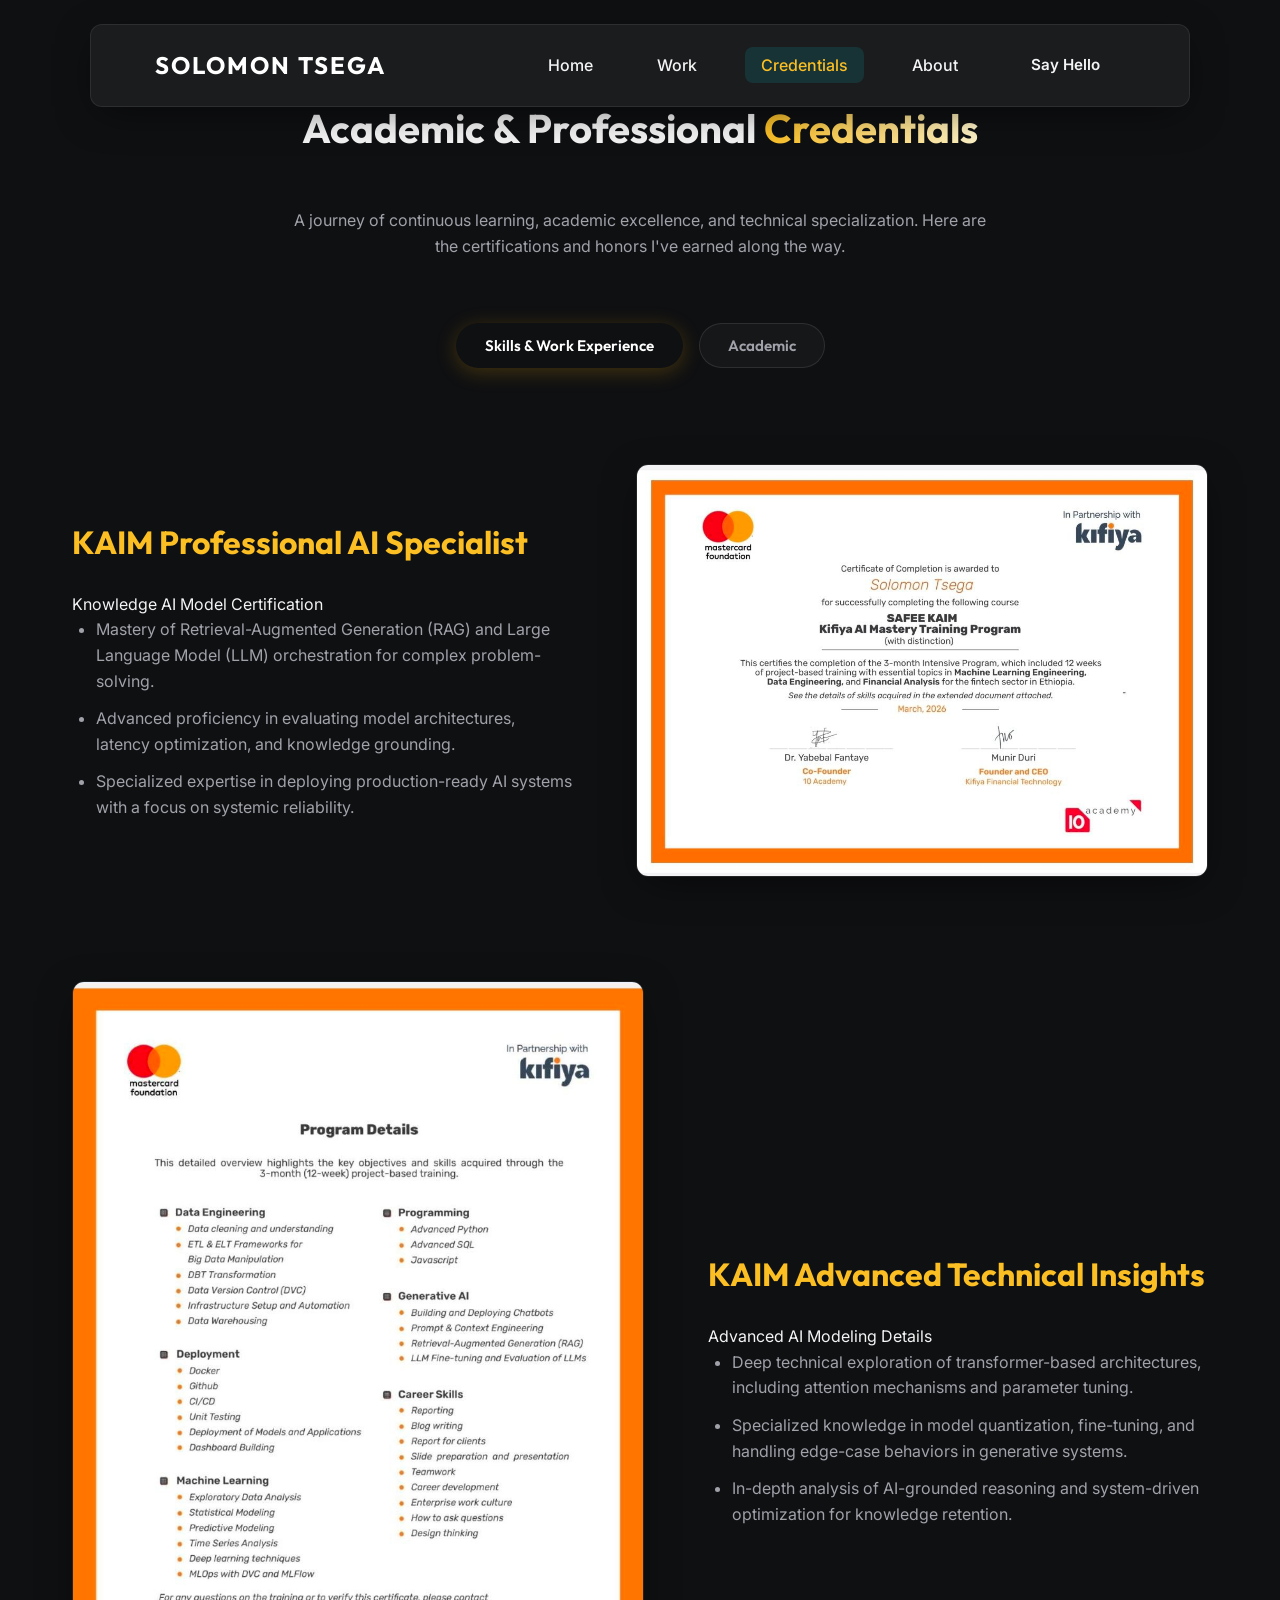
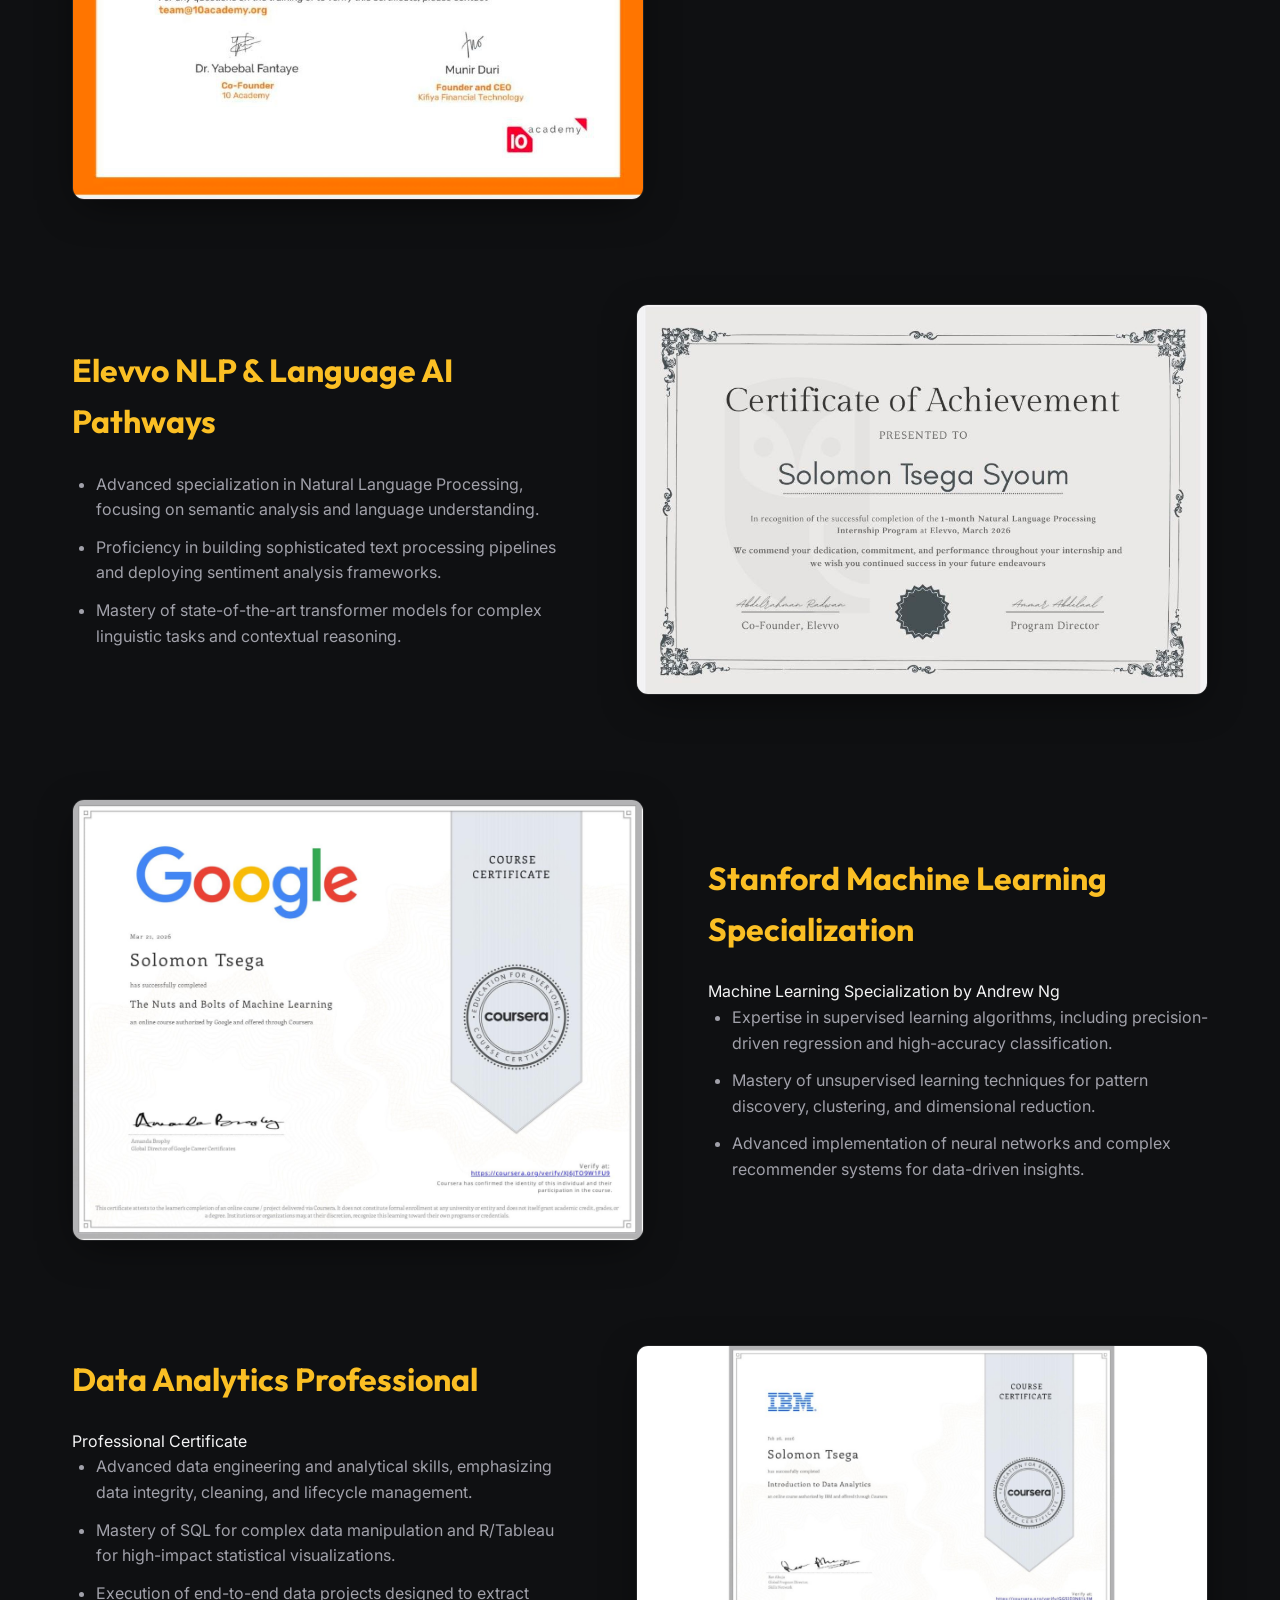
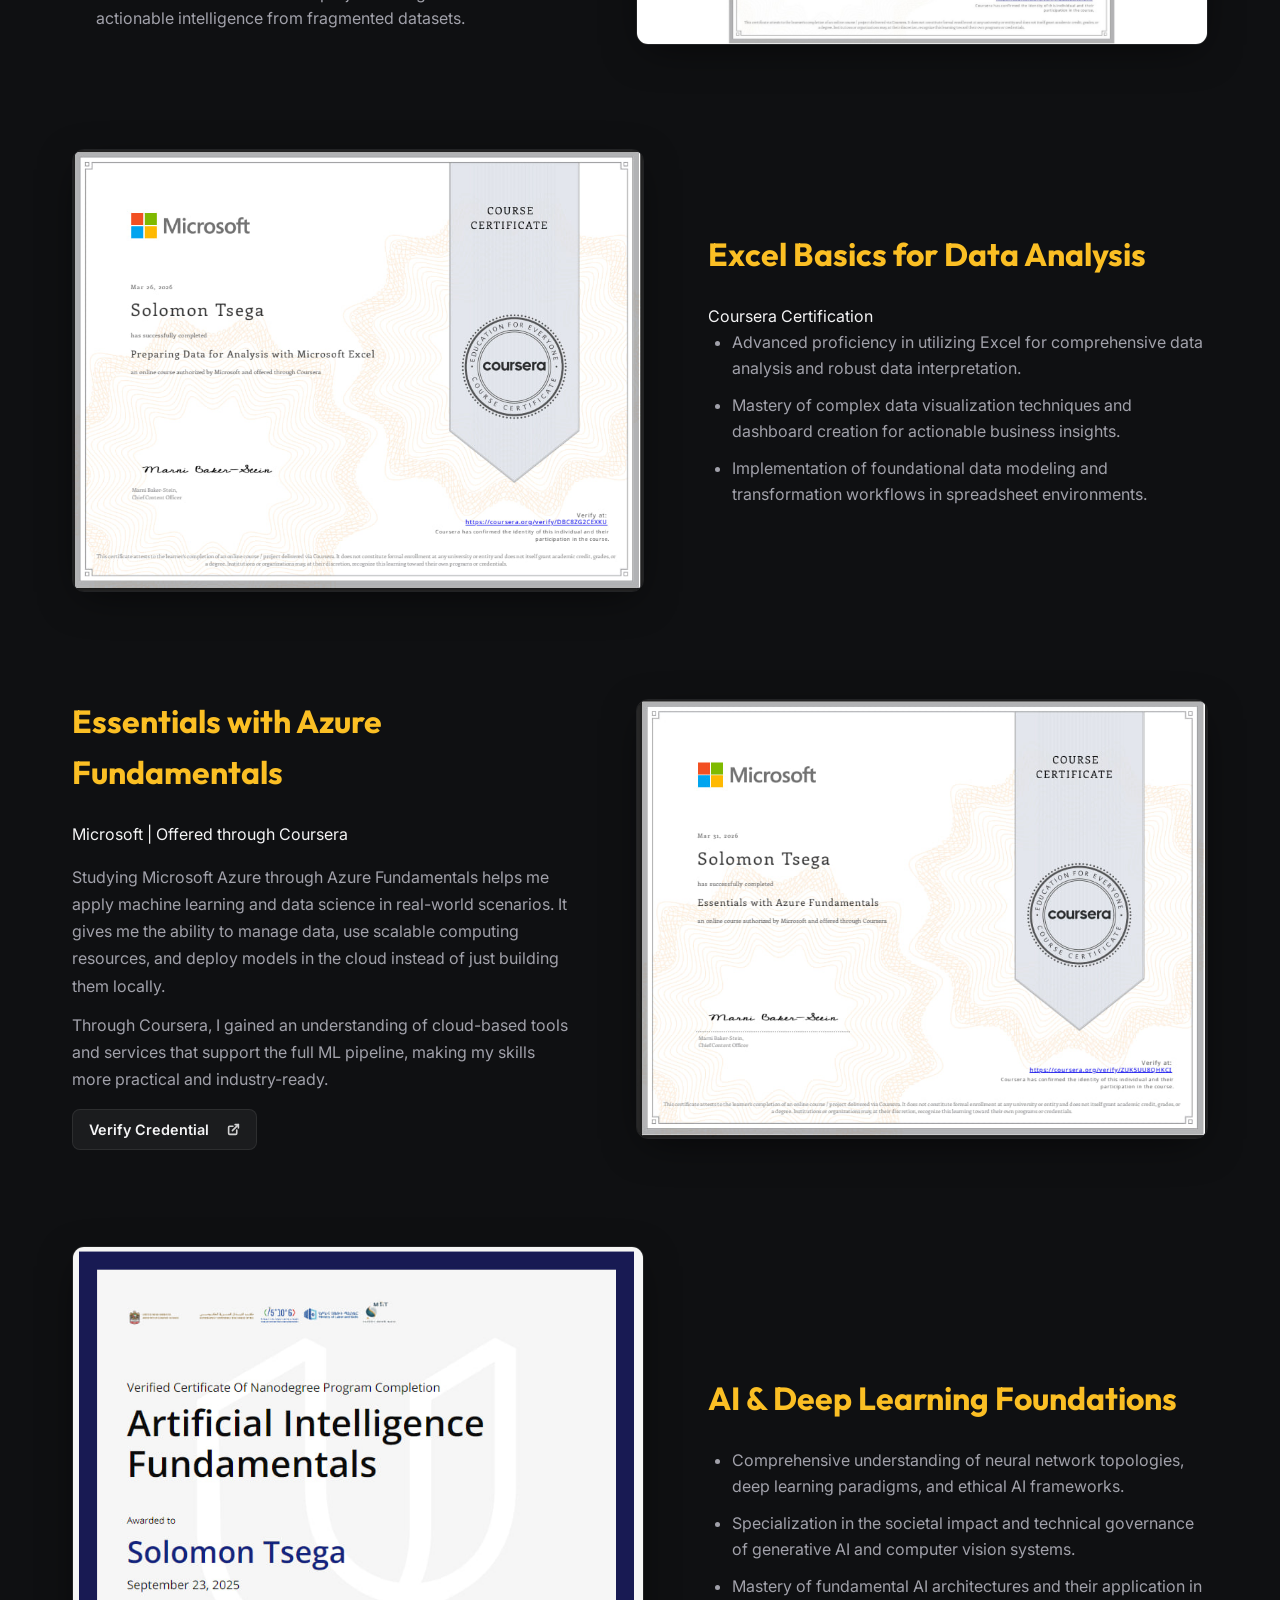
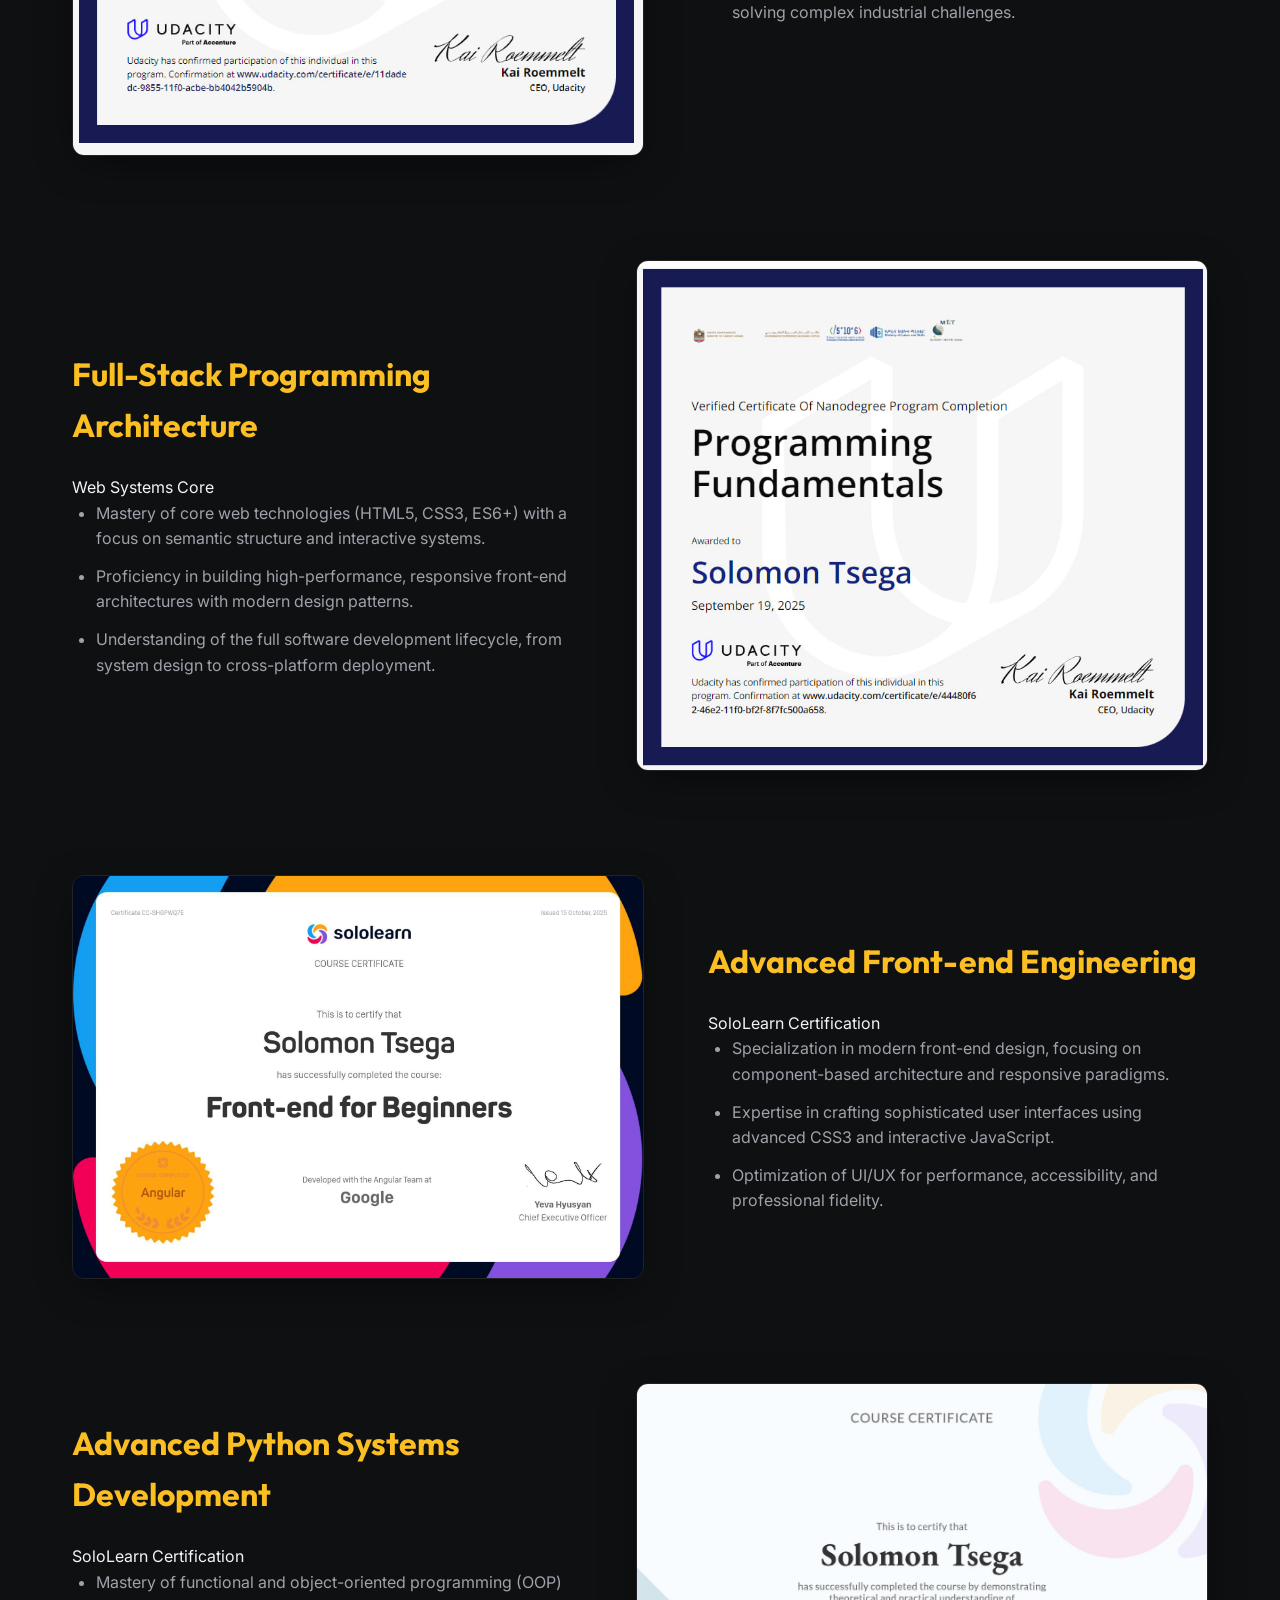
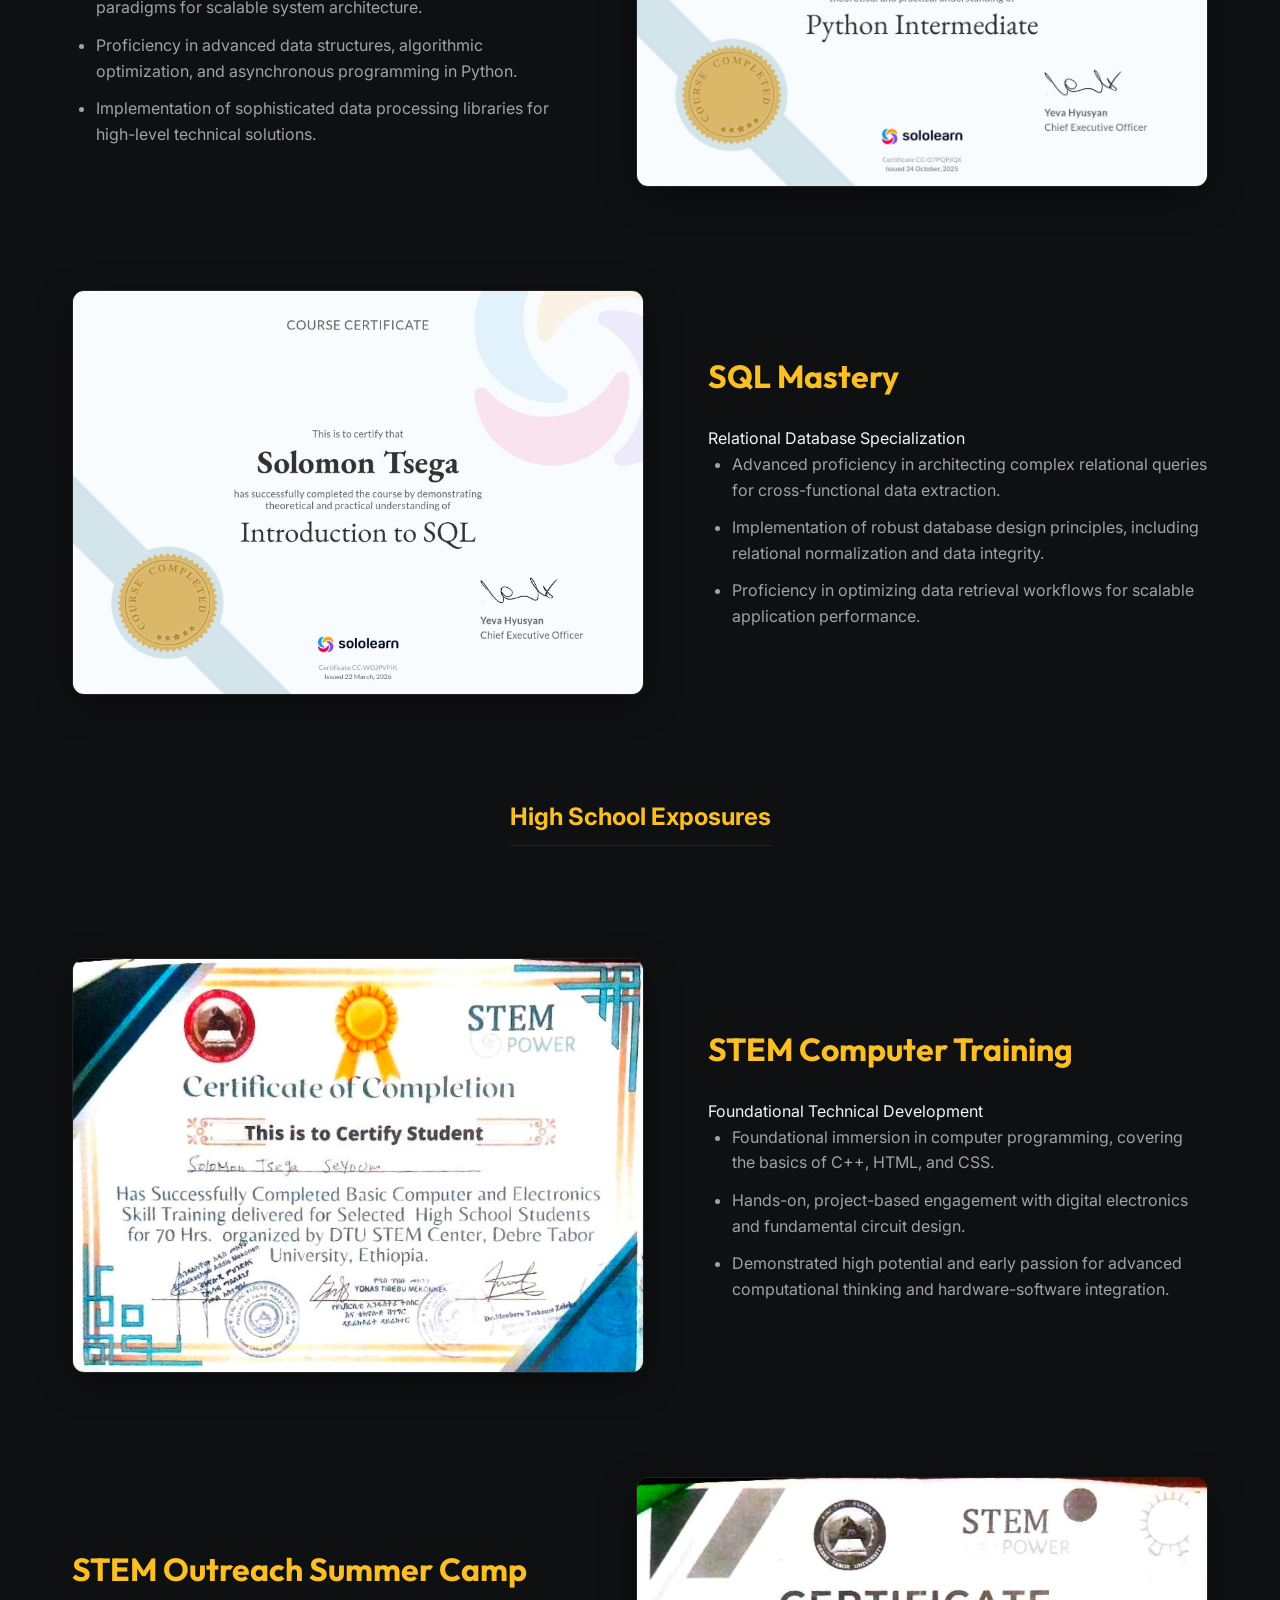
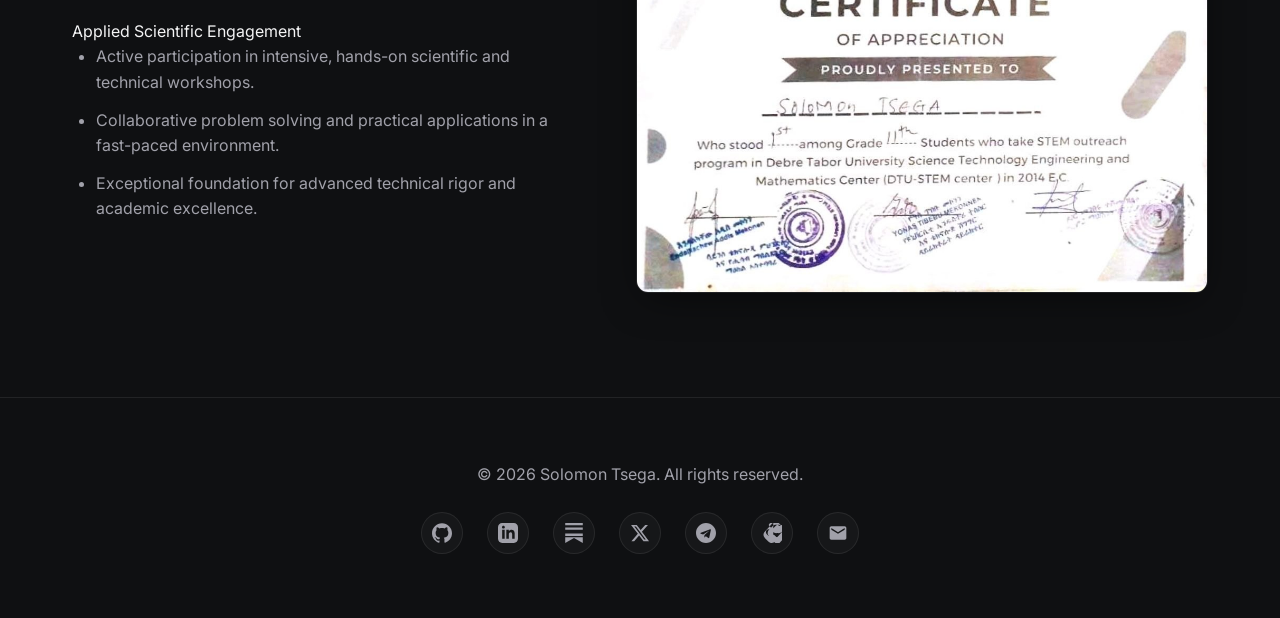
<file: credentials.html>
<!DOCTYPE html>
<html lang="en">

<head>
    <meta charset="UTF-8">
    <meta name="viewport" content="width=device-width, initial-scale=1.0">
    <meta name="description"
        content="Solomon Tsega - Academic and Professional Credentials. Certifications in AI, Machine Learning, and Data Analytics.">
    <title>Credentials | Solomon Tsega</title>
    <link rel="stylesheet" href="index.css">

    <!-- Google Fonts -->
    <link rel="preconnect" href="https://fonts.googleapis.com">
    <link rel="preconnect" href="https://fonts.gstatic.com" crossorigin>
    <link href="https://fonts.googleapis.com/css2?family=Inter:wght@300;400;600&family=Outfit:wght@400;700&display=swap"
        rel="stylesheet">
    
    <!-- Favicon -->
    <link rel="icon" type="image/png" href="favicon.png">
</head>

<body>
    <nav class="glass navbar" role="navigation" aria-label="Main navigation">
        <div class="container nav-content">
            <div class="logo">SOLOMON <span class="gradient-text">TSEGA</span></div>
            <button class="mobile-menu-btn" aria-label="Toggle navigation menu" aria-expanded="false">
                <span class="hamburger-line"></span>
                <span class="hamburger-line"></span>
                <span class="hamburger-line"></span>
            </button>
            <ul class="nav-links" role="menubar">
                <li role="none"><a href="index.html#home" role="menuitem">Home</a></li>
                <li role="none"><a href="index.html#projects" role="menuitem">Work</a></li>
                <li role="none"><a href="credentials.html" class="active" role="menuitem">Credentials</a></li>
                <li role="none"><a href="index.html#about" role="menuitem">About</a></li>
                <li role="none"><a href="index.html#contact" class="btn" role="menuitem">Say Hello</a></li>
            </ul>
        </div>
    </nav>

    <main id="main-content" class="container">
        <header class="credentials-hero reveal">
            <h1 class="section-title">Academic & Professional <span class="gradient-text">Credentials</span></h1>
            <p style="color: var(--text-dim); max-width: 700px; margin: 0 auto; margin-bottom: 2rem;">A journey of
                continuous learning, academic excellence, and technical specialization. Here are the certifications and
                honors I've earned along the way.</p>
        </header>

        <div class="cert-tabs reveal">
            <button class="cert-tab-btn active" data-category="work" aria-selected="true">Skills & Work
                Experience</button>
            <button class="cert-tab-btn" data-category="academic" aria-selected="false">Academic</button>
        </div>

        <div class="cert-container">
            <!-- 1. KAIM Main -->
            <div class="cert-row visible reveal" data-category="work">
                <div class="cert-desc">
                    <h3>KAIM Professional AI Specialist</h3>
                    <p>Knowledge AI Model Certification</p>
                    <ul>
                        <li>Mastery of Retrieval-Augmented Generation (RAG) and Large Language Model (LLM) orchestration
                            for complex problem-solving.</li>
                        <li>Advanced proficiency in evaluating model architectures, latency optimization, and knowledge
                            grounding.</li>
                        <li>Specialized expertise in deploying production-ready AI systems with a focus on systemic
                            reliability.</li>
                    </ul>
                </div>
                <div class="cert-img">
                    <img src="credentials/KAIM_main.jpg" alt="KAIM Certification">
                </div>
            </div>

            <!-- 2. KAIM Technical Details -->
            <div class="cert-row visible reveal" data-category="work">
                <div class="cert-desc">
                    <h3>KAIM Advanced Technical Insights</h3>
                    <p>Advanced AI Modeling Details</p>
                    <ul>
                        <li>Deep technical exploration of transformer-based architectures, including attention
                            mechanisms and parameter tuning.</li>
                        <li>Specialized knowledge in model quantization, fine-tuning, and handling edge-case behaviors
                            in generative systems.</li>
                        <li>In-depth analysis of AI-grounded reasoning and system-driven optimization for knowledge
                            retention.</li>
                    </ul>
                </div>
                <div class="cert-img">
                    <img src="credentials/KAIM_details.jpg" alt="KAIM Technical Details">
                </div>
            </div>

            <!-- 3. Elevvo NLP Pathways -->
            <div class="cert-row visible reveal" data-category="work">
                <div class="cert-desc">
                    <h3>Elevvo NLP & Language AI Pathways</h3>
                    <ul>
                        <li>Advanced specialization in Natural Language Processing, focusing on semantic analysis and
                            language understanding.</li>
                        <li>Proficiency in building sophisticated text processing pipelines and deploying sentiment
                            analysis frameworks.</li>
                        <li>Mastery of state-of-the-art transformer models for complex linguistic tasks and contextual
                            reasoning.</li>
                    </ul>
                </div>
                <div class="cert-img">
                    <img src="credentials/Elevvo_pathways_NLP.jpg" alt="Elevvo NLP Pathways Certification">
                </div>
            </div>

            <!-- 4. Stanford Machine Learning -->
            <div class="cert-row visible reveal" data-category="work">
                <div class="cert-desc">
                    <h3>Stanford Machine Learning Specialization</h3>
                    <p>Machine Learning Specialization by Andrew Ng</p>
                    <ul>
                        <li>Expertise in supervised learning algorithms, including precision-driven regression and
                            high-accuracy classification.</li>
                        <li>Mastery of unsupervised learning techniques for pattern discovery, clustering, and
                            dimensional reduction.</li>
                        <li>Advanced implementation of neural networks and complex recommender systems for data-driven
                            insights.</li>
                    </ul>
                </div>
                <div class="cert-img">
                    <img src="credentials/Coursera_ML.jpg" alt="Stanford Machine Learning Certificate">
                </div>
            </div>

            <!-- 5. Google Data Analytics / IBM -->
            <div class="cert-row visible reveal" data-category="work">
                <div class="cert-desc">
                    <h3>Data Analytics Professional</h3>
                    <p>Professional Certificate</p>
                    <ul>
                        <li>Advanced data engineering and analytical skills, emphasizing data integrity, cleaning, and
                            lifecycle management.</li>
                        <li>Mastery of SQL for complex data manipulation and R/Tableau for high-impact statistical
                            visualizations.</li>
                        <li>Execution of end-to-end data projects designed to extract actionable intelligence from
                            fragmented datasets.</li>
                    </ul>
                </div>
                <div class="cert-img">
                    <img src="credentials/coursera_data_analytics.jpg" alt="Data Analytics Professional Certificate">
                </div>
            </div>

            <!-- Excel Basics -->
            <div class="cert-row visible reveal" data-category="work">
                <div class="cert-desc">
                    <h3>Excel Basics for Data Analysis</h3>
                    <p>Coursera Certification</p>
                    <ul>
                        <li>Advanced proficiency in utilizing Excel for comprehensive data analysis and robust data
                            interpretation.</li>
                        <li>Mastery of complex data visualization techniques and dashboard creation for actionable
                            business insights.</li>
                        <li>Implementation of foundational data modeling and transformation workflows in spreadsheet
                            environments.</li>
                    </ul>
                </div>
                <div class="cert-img">
                    <img src="credentials/Coursera_Excel.jpg" alt="Coursera Excel Basics for Data Analytics">
                </div>
            </div>

            <!-- Azure Fundamentals -->
            <div class="cert-row visible reveal" data-category="work">
                <div class="cert-desc">
                    <h3>Essentials with Azure Fundamentals</h3>
                    <p>Microsoft | Offered through Coursera</p>
                    <p style="margin-top: 1rem; line-height: 1.7; color: var(--text-dim);">
                        Studying Microsoft Azure through Azure Fundamentals helps me apply machine learning and data science in real-world scenarios. It gives me the ability to manage data, use scalable computing resources, and deploy models in the cloud instead of just building them locally.
                    </p>
                    <p style="margin-top: 0.75rem; line-height: 1.7; color: var(--text-dim);">
                        Through Coursera, I gained an understanding of cloud-based tools and services that support the full ML pipeline, making my skills more practical and industry-ready.
                    </p>
                    <div style="margin-top: 1rem;">
                        <a href="https://coursera.org/verify/ZUK5UU8QHKCI" target="_blank" class="btn secondary small">
                            Verify Credential
                        </a>
                    </div>
                </div>
                <div class="cert-img">
                    <img src="credentials/coursera_azure_fundamentals.jpg" alt="Microsoft Azure Fundamentals Certificate">
                </div>
            </div>

            <!-- 6. AI Fundamentals -->
            <div class="cert-row visible reveal" data-category="work">
                <div class="cert-desc">
                    <h3>AI & Deep Learning Foundations</h3>
                    <ul>
                        <li>Comprehensive understanding of neural network topologies, deep learning paradigms, and
                            ethical AI frameworks.</li>
                        <li>Specialization in the societal impact and technical governance of generative AI and computer
                            vision systems.</li>
                        <li>Mastery of fundamental AI architectures and their application in solving complex industrial
                            challenges.</li>
                    </ul>
                </div>
                <div class="cert-img">
                    <img src="credentials/Artificial Intelligence Fundamentals.jpg"
                        alt="Artificial Intelligence Fundamentals Certificate">
                </div>
            </div>

            <!-- 7. Academic Scholarship -->
            <div class="cert-row reveal" data-category="academic">
                <div class="cert-desc">
                    <h3>Merit-Based Academic Scholarship</h3>
                    <ul>
                        <li>Prestigious recognition awarded for exceptional academic performance and top-tier
                            examination results.</li>
                        <li>Selected based on elite achievement in the Ethiopian University Entrance Examination (EUEE)
                            and University Admission Test (UAT), with a score of 567/600.</li>
                        <li>Recognition of superior intellectual capacity and commitment to rigorous academic
                            excellence.</li>
                    </ul>
                </div>
                <div class="cert-img">
                    <img src="credentials/Scholarship.png" alt="Academic Scholarship Award">
                </div>
            </div>

            <!-- 8. Honor of Top Score -->
            <div class="cert-row reveal" data-category="academic">
                <div class="cert-desc">
                    <h3>Distinction of Highest Academic Achievement</h3>
                    <ul>
                        <li>Consistent record of achieving the highest academic scores in technical and mathematical
                            domains.</li>
                        <li>Demonstrated mastery of complex subject matter through disciplined research and competitive
                            performance.</li>
                        <li>Recognition of elite analytical thinking and dedication to mastering advanced technical
                            curriculums.</li>
                    </ul>
                </div>
                <div class="cert-img">
                    <img src="credentials/Honor_of_Top_Score.jpg" alt="Honor of Top Score Certificate">
                </div>
            </div>

            <!-- 9. EUEE Achievement -->
            <div class="cert-row reveal" data-category="academic">
                <div class="cert-desc">
                    <h3>National Stem Excellence (EUEE)</h3>
                    <p>Ethiopian University Entrance Examination</p>
                    <ul>
                        <li>Top-tier performance in national standardized examinations, specifically in advanced
                            mathematics and physics.</li>
                        <li>Recognition of elite analytical and problem-solving skills at a national level.</li>
                        <li>High-ranking percentile achievement representing academic rigor and intellectual capacity.
                        </li>
                    </ul>
                </div>
                <div class="cert-img">
                    <img src="credentials/EUEE Score.jpg" alt="EUEE Achievement Document">
                </div>
            </div>

            <!-- 10. Programming Fundamentals -->
            <div class="cert-row visible reveal" data-category="work">
                <div class="cert-desc">
                    <h3>Full-Stack Programming Architecture</h3>
                    <p>Web Systems Core</p>
                    <ul>
                        <li>Mastery of core web technologies (HTML5, CSS3, ES6+) with a focus on semantic structure and
                            interactive systems.</li>
                        <li>Proficiency in building high-performance, responsive front-end architectures with modern
                            design patterns.</li>
                        <li>Understanding of the full software development lifecycle, from system design to
                            cross-platform deployment.</li>
                    </ul>
                </div>
                <div class="cert-img">
                    <img src="credentials/Programming_Fundamentals-html_css_js.jpg"
                        alt="Programming Fundamentals Certification">
                </div>
            </div>

            <!-- 11. SoloLearn Front-end -->
            <div class="cert-row visible reveal" data-category="work">
                <div class="cert-desc">
                    <h3>Advanced Front-end Engineering</h3>
                    <p>SoloLearn Certification</p>
                    <ul>
                        <li>Specialization in modern front-end design, focusing on component-based architecture and
                            responsive paradigms.</li>
                        <li>Expertise in crafting sophisticated user interfaces using advanced CSS3 and interactive
                            JavaScript.</li>
                        <li>Optimization of UI/UX for performance, accessibility, and professional fidelity.</li>
                    </ul>
                </div>
                <div class="cert-img">
                    <img src="credentials/SoloLearn-Front-end-course.jpg" alt="SoloLearn Front-end Certification">
                </div>
            </div>

            <!-- 12. SoloLearn Python Intermediate -->
            <div class="cert-row visible reveal" data-category="work">
                <div class="cert-desc">
                    <h3>Advanced Python Systems Development</h3>
                    <p>SoloLearn Certification</p>
                    <ul>
                        <li>Mastery of functional and object-oriented programming (OOP) paradigms for scalable system
                            architecture.</li>
                        <li>Proficiency in advanced data structures, algorithmic optimization, and asynchronous
                            programming in Python.</li>
                        <li>Implementation of sophisticated data processing libraries for high-level technical
                            solutions.</li>
                    </ul>
                </div>
                <div class="cert-img">
                    <img src="credentials/SoloLearn-python-Intermediate-course.jpg"
                        alt="SoloLearn Python Intermediate Certification">
                </div>
            </div>

            <!-- 13. SoloLearn SQL -->
            <div class="cert-row visible reveal" data-category="work">
                <div class="cert-desc">
                    <h3>SQL Mastery</h3>
                    <p>Relational Database Specialization</p>
                    <ul>
                        <li>Advanced proficiency in architecting complex relational queries for cross-functional data
                            extraction.</li>
                        <li>Implementation of robust database design principles, including relational normalization and
                            data integrity.</li>
                        <li>Proficiency in optimizing data retrieval workflows for scalable application performance.
                        </li>
                    </ul>
                </div>
                <div class="cert-img">
                    <img src="credentials/Sololearn_sql.jpg" alt="SoloLearn SQL Certification">
                </div>
            </div>

            <!-- High School Exposures Heading -->
            <div class="cert-row visible reveal" data-category="work"
                style="grid-template-columns: 1fr; margin-bottom: 1rem; border: none; background: transparent; box-shadow: none; padding: 0;">
                <h2
                    style="color: var(--accent-primary); border-bottom: 1px solid var(--glass-border); padding-bottom: 0.5rem; display: inline-block;">
                    High School Exposures</h2>
            </div>

            <!-- STEM Computer Training -->
            <div class="cert-row visible reveal" data-category="work">
                <div class="cert-desc">
                    <h3>STEM Computer Training</h3>
                    <p>Foundational Technical Development</p>
                    <ul>
                        <li>Foundational immersion in computer programming, covering the basics of C++, HTML, and CSS.
                        </li>
                        <li>Hands-on, project-based engagement with digital electronics and fundamental circuit design.
                        </li>
                        <li>Demonstrated high potential and early passion for advanced computational thinking and
                            hardware-software integration.</li>
                    </ul>
                </div>
                <div class="cert-img">
                    <img src="credentials/STEM_Computer_Training.jpg" alt="STEM Computer Training">
                </div>
            </div>

            <!-- STEM Outreach Summer Camp -->
            <div class="cert-row visible reveal" data-category="work">
                <div class="cert-desc">
                    <h3>STEM Outreach Summer Camp</h3>
                    <p>Applied Scientific Engagement</p>
                    <ul>
                        <li>Active participation in intensive, hands-on scientific and technical workshops.</li>
                        <li>Collaborative problem solving and practical applications in a fast-paced environment.</li>
                        <li>Exceptional foundation for advanced technical rigor and academic excellence.</li>
                    </ul>
                </div>
                <div class="cert-img">
                    <img src="credentials/STEM_Outreach_Summer_camp.jpg" alt="STEM Outreach Summer Camp">
                </div>
            </div>
        </div>
    </main>

    <footer class="footer" role="contentinfo">
        <div class="container">
            <p>&copy; 2026 Solomon Tsega. All rights reserved.</p>
            <div class="footer-socials">
                <a href="https://github.com/soltsega" target="_blank" rel="noopener noreferrer" aria-label="GitHub" class="social-github">
                    <svg xmlns="http://www.w3.org/2000/svg" viewBox="0 0 24 24">
                        <path d="M12 .297c-6.63 0-12 5.373-12 12 0 5.303 3.438 9.8 8.205 11.385.6.113.82-.258.82-.577 0-.285-.01-1.04-.015-2.04-3.338.724-4.042-1.61-4.042-1.61C4.422 18.07 3.633 17.7 3.633 17.7c-1.087-.744.084-.729.084-.729 1.205.084 1.838 1.236 1.838 1.236 1.07 1.835 2.809 1.305 3.495.998.108-.776.417-1.305.76-1.605-2.665-.3-5.466-1.332-5.466-5.93 0-1.31.465-2.38 1.235-3.22-.135-.303-.54-1.523.105-3.176 0 0 1.005-.322 3.3 1.23.96-.267 1.98-.399 3-.405 1.02.006 2.04.138 3 .405 2.28-1.552 3.285-1.23 3.285-1.23.645 1.653.24 2.873.12 3.176.765.84 1.23 1.91 1.23 3.22 0 4.61-2.805 5.625-5.475 5.92.42.36.81 1.096.81 2.22 0 1.606-.015 2.896-.015 3.286 0 .315.21.69.825.57C20.565 22.092 24 17.592 24 12.297c0-6.627-5.373-12-12-12" />
                    </svg>
                </a>
                <a href="https://www.linkedin.com/in/solomontsega/" target="_blank" rel="noopener noreferrer" aria-label="LinkedIn" class="social-linkedin">
                    <svg xmlns="http://www.w3.org/2000/svg" viewBox="0 0 24 24">
                        <path d="M19 0h-14c-2.761 0-5 2.239-5 5v14c0 2.761 2.239 5 5 5h14c2.762 0 5-2.238 5-5v-14c0-2.761-2.238-5-5-5zm-11 19h-3v-11h3v11zm-1.5-12.268c-.966 0-1.75-.79-1.75-1.764s.784-1.764 1.75-1.764 1.75.79 1.75 1.764-.783 1.764-1.75 1.764zm13.5 12.268h-3v-5.604c0-3.368-4-3.113-4 0v5.604h-3v-11h3v1.765c1.396-2.586 7-2.777 7 2.476v6.759z" />
                    </svg>
                </a>
                <a href="https://substack.com/profile/415476527-solomon-tsega" target="_blank" rel="noopener noreferrer" aria-label="Substack" class="social-substack">
                    <svg viewBox="0 0 24 24" xmlns="http://www.w3.org/2000/svg">
                        <path d="M22.539 8.242H1.46V5.406h21.079v2.836zm0 4.381H1.46v2.836h21.079v-2.836zm0 4.381H1.46V24l10.54-6.112L22.539 24v-6.996zM1.46 0v2.836h21.079V0H1.46z"/>
                    </svg>
                </a>
                <a href="https://x.com/SolomonTse567" target="_blank" rel="noopener noreferrer" aria-label="X (Twitter)" class="social-x">
                    <svg viewBox="0 0 24 24" xmlns="http://www.w3.org/2000/svg">
                        <path d="M18.244 2.25h3.308l-7.227 8.26 8.502 11.24H16.17l-5.214-6.817L4.99 21.75H1.68l7.73-8.835L1.254 2.25H8.08l4.713 6.231zm-1.161 17.52h1.833L7.084 4.126H5.117z" />
                    </svg>
                </a>
                <a href="https://t.me/CompileTimeThoughts" target="_blank" rel="noopener noreferrer" aria-label="Telegram" class="social-telegram">
                    <svg viewBox="0 0 24 24" xmlns="http://www.w3.org/2000/svg">
                        <path d="M12 0C5.373 0 0 5.373 0 12s5.373 12 12 12 12-5.373 12-12S18.627 0 12 0zm5.894 8.221l-1.97 9.28c-.145.658-.537.818-1.084.508l-3-2.21-1.446 1.394c-.14.14-.24.24-.44.24l.197-2.97 5.4-4.88c.23-.204-.055-.317-.356-.117l-6.67 4.198-2.88-.9c-.628-.198-.643-.628.13-.924l11.26-4.34c.52-.198.98.117.813.901z" />
                    </svg>
                </a>
                <a href="https://leetcode.com/u/solomon_tsega/" target="_blank" rel="noopener noreferrer" aria-label="LeetCode" class="social-leetcode">
                    <svg role="img" viewBox="0 0 24 24" xmlns="http://www.w3.org/2000/svg">
                        <path d="M13.483 0a1.374 1.374 0 0 0-.961.438L7.116 6.226l-3.854 4.126a5.266 5.266 0 0 0-1.209 2.104 5.35 5.35 0 0 0-.125.513 5.527 5.527 0 0 0 .062 2.362 5.83 5.83 0 0 0 .349 1.017 5.938 5.938 0 0 0 1.271 1.818l4.277 4.193.039.038c2.248 2.165 5.852 2.133 8.063-.074l2.396-2.392c.54-.54.54-1.414 0-1.954l-2.396-2.392c-2.211-2.207-5.815-2.239-8.063-.074l-.039.038-2.129-2.088c-.684-.672-1.096-1.579-1.096-2.545 0-1.966 1.593-3.559 3.559-3.559a3.548 3.548 0 0 1 2.545 1.096l2.129 2.088.039.038c2.248 2.165 5.852 2.133 8.063-.074l2.396-2.392c.54-.54.54-1.414 0-1.954l-2.396-2.392c-2.211-2.207-5.815-2.239-8.063-.074l-.039.038-4.277 4.193a5.938 5.938 0 0 0-1.271 1.818 5.83 5.83 0 0 0-.349 1.017 5.527 5.527 0 0 0-.062 2.362 5.35 5.35 0 0 0 .125.513 5.266 5.266 0 0 0 1.209 2.104l3.854 4.126 5.406 5.788a1.374 1.374 0 0 0 .961.438 1.374 1.374 0 0 0 .961-.438l5.406-5.788 3.854-4.126a5.266 5.266 0 0 0 1.209-2.104 5.35 5.35 0 0 0 .125-.513 5.527 5.527 0 0 0-.062-2.362 5.83 5.83 0 0 0-.349-1.017 5.938 5.938 0 0 0-1.271-1.818l-4.277-4.193-.039-.038c-2.248-2.165-5.852-2.133-8.063.074l-2.396 2.392c-.54.54-.54 1.414 0 1.954l2.396 2.392c2.211 2.207 5.815 2.239 8.063.074l.039-.038 2.129-2.088c.684-.672 1.096-1.579 1.096-2.545 0-1.966-1.593-3.559-3.559-3.559a3.548 3.548 0 0 0-2.545 1.096l-2.129 2.088-.039.038c-2.248 2.165-5.852 2.133-8.063.074l-2.396-2.392c-.54-.54-.54-1.414 0-1.954l2.396-2.392c2.211-2.207 5.815-2.239 8.063.074l.039.038 4.277 4.193a5.938 5.938 0 0 1 1.271 1.818 5.83 5.83 0 0 1 .349 1.017 5.527 5.527 0 0 1 .062 2.362 5.35 5.35 0 0 1-.125.513 5.266 5.266 0 0 1-1.209 2.104l-3.854 4.126-5.406 5.788a1.374 1.374 0 0 1-.961.438z" />
                    </svg>
                </a>
                <a href="mailto:tsegasolomon538@gmail.com" aria-label="Email" class="social-email">
                    <svg viewBox="0 0 24 24" xmlns="http://www.w3.org/2000/svg">
                        <path d="M20 4H4c-1.1 0-1.99.9-1.99 2L2 18c0 1.1.9 2 2 2h16c1.1 0 2-.9 2-2V6c0-1.1-.9-2-2-2zm0 4l-8 5-8-5V6l8 5 8-5v2z"/>
                    </svg>
                </a>
            </div>
        </div>
    </footer>

    <script src="index.js"></script>
</body>

</html>
</file>
<file: index.css>
html {
    scroll-behavior: smooth;
}

:root {
    /* Premium Color Palette - Deep Carbon & Gold */
    --bg-color: #0f1012;
    --card-bg: #1a1c1e;
    --card-hover: #232629;
    --text-main: #f4f4f5;
    --text-dim: #a1a1aa;
    --accent-primary: #fbbf24;
    /* Amber Gold */
    --accent-secondary: #fef3c7;
    /* Pale Gold */
    --accent-muted: rgba(251, 191, 36, 0.1);
    --glass-border: rgba(255, 255, 255, 0.08);
    --glass-shadow: 0 10px 40px -10px rgba(0, 0, 0, 0.6);

    /* Typography */
    --font-main: 'Inter', -apple-system, BlinkMacSystemFont, 'Segoe UI', Roboto, sans-serif;
    --font-heading: 'Outfit', sans-serif;
}

* {
    margin: 0;
    padding: 0;
    box-sizing: border-box;
}

body {
    background-color: var(--bg-color);
    color: var(--text-main);
    font-family: var(--font-main);
    line-height: 1.6;
    overflow-x: hidden;
}

a {
    text-decoration: none;
    color: inherit;
    transition: 0.3s ease;
}

/* External Link Pointer */
a[target="_blank"]:not(.footer-socials a):not(.social-icon a)::after {
    content: '';
    display: inline-block;
    width: 13px;
    height: 13px;
    margin-left: 8px;
    background-image: url("data:image/svg+xml,%3Csvg xmlns='http://www.w3.org/2000/svg' width='24' height='24' viewBox='0 0 24 24' fill='none' stroke='%23FFFFFF' stroke-width='3' stroke-linecap='round' stroke-linejoin='round'%3E%3Cpath d='M18 13v6a2 2 0 0 1-2 2H5a2 2 0 0 1-2-2V8a2 2 0 0 1 2-2h6'%3E%3C/path%3E%3Cpolyline points='15 3 21 3 21 9'%3E%3C/polyline%3E%3Cline x1='10' y1='14' x2='21' y2='3'%3E%3C/line%3E%3C/svg%3E");
    background-size: contain;
    background-repeat: no-repeat;
    vertical-align: middle;
    opacity: 0.8;
    transition: transform 0.3s cubic-bezier(0.4, 0, 0.2, 1), opacity 0.3s ease;
}

a[target="_blank"]:not(.footer-socials a):not(.social-icon a):hover::after {
    transform: translate(2px, -2px);
    opacity: 1;
}

ul {
    list-style: none;
}

/* Skip to main content link - Hidden by default, removed from HTML but keeping utility in case of future needs */
.skip-link {
    position: absolute;
    top: -100px;
    left: 6px;
    display: none;
}

.skip-link:focus {
    top: 6px;
}

/* Mobile Navigation */
.mobile-menu-btn {
    display: none;
    flex-direction: column;
    background: none;
    border: none;
    cursor: pointer;
    padding: 0.75rem;
    z-index: 1001;
    border-radius: 8px;
    transition: all 0.3s ease;
}

.mobile-menu-btn:hover {
    background: rgba(255, 255, 255, 0.1);
}

.mobile-menu-btn:active {
    transform: scale(0.95);
}

.hamburger-line {
    width: 28px;
    height: 3px;
    background: var(--text-main);
    margin: 3px 0;
    transition: all 0.3s cubic-bezier(0.4, 0, 0.2, 1);
    border-radius: 3px;
}

.mobile-menu-btn[aria-expanded="true"] .hamburger-line:nth-child(1) {
    transform: rotate(45deg) translate(5px, 5px);
}

.mobile-menu-btn[aria-expanded="true"] .hamburger-line:nth-child(2) {
    opacity: 0;
}

.mobile-menu-btn[aria-expanded="true"] .hamburger-line:nth-child(3) {
    transform: rotate(-45deg) translate(7px, -6px);
}

/* Refined Card Style */
.glass {
    background: var(--card-bg);
    border: 1px solid var(--glass-border);
    box-shadow: var(--glass-shadow);
    border-radius: 12px;
    transition: all 0.4s cubic-bezier(0.4, 0, 0.2, 1);
}

/* High-Impact Credentials Section */
#credentials {
    background: linear-gradient(180deg, var(--bg-color) 0%, #080808 100%);
}

.kaim-feature {
    display: flex;
    flex-direction: column;
    gap: 2rem;
    padding: 3rem;
    margin-bottom: 4rem;
    border: 1px solid rgba(251, 191, 36, 0.15);
}

.kaim-hero {
    display: grid;
    grid-template-columns: 1.5fr 1fr;
    gap: 2.5rem;
    height: auto;
}

.kaim-main {
    border-radius: 12px;
    overflow: hidden;
    box-shadow: 0 20px 40px rgba(0, 0, 0, 0.4);
    border: 1px solid var(--glass-border);
}

.kaim-main img {
    width: 100%;
    height: 100%;
    object-fit: contain;
    background: #111;
}

.kaim-details-container {
    position: relative;
    border-radius: 12px;
    background: rgba(255, 255, 255, 0.02);
    border: 1px solid var(--glass-border);
    display: flex;
    flex-direction: column;
    overflow: hidden;
}

.kaim-details-scroll {
    overflow-y: visible;
    flex: 1;
    padding: 1rem;
}

.kaim-details-scroll::-webkit-scrollbar {
    width: 4px;
}

.kaim-details-scroll::-webkit-scrollbar-thumb {
    background: var(--accent-primary);
    border-radius: 10px;
}

.kaim-details-scroll img {
    width: 100%;
    height: auto;
}

/* Removed scroll-hint styles */

.kaim-info {
    text-align: center;
}

.kaim-info h3 {
    font-family: var(--font-heading);
    font-size: 1.8rem;
    margin-bottom: 0.75rem;
    color: var(--accent-primary);
}

.kaim-info p {
    color: var(--text-dim);
    max-width: 800px;
    margin: 0 auto;
}

/* Credentials Grid */
.credentials-grid {
    display: grid;
    grid-template-columns: repeat(auto-fit, minmax(280px, 1fr));
    gap: 2rem;
}

.credential-card {
    padding: 1rem;
    transition: transform 0.4s ease, border-color 0.4s ease;
}

.credential-card:hover {
    transform: translateY(-8px);
    border-color: var(--accent-primary);
}

.credential-img {
    aspect-ratio: 4/3;
    border-radius: 8px;
    overflow: hidden;
    margin-bottom: 1.25rem;
    background: #111;
    border: 1px solid var(--glass-border);
}

.credential-img img {
    width: 100%;
    height: 100%;
    object-fit: cover;
    transition: transform 0.5s ease;
}

.credential-card:hover .credential-img img {
    transform: scale(1.05);
}

.credential-info {
    padding: 0.5rem;
}

.credential-info h4 {
    font-family: var(--font-heading);
    font-size: 1.1rem;
    margin-top: 0.5rem;
    color: var(--text-main);
}

.badge {
    display: inline-block;
    padding: 0.25rem 0.75rem;
    background: var(--accent-muted);
    color: var(--accent-primary);
    border: 1px solid rgba(251, 191, 36, 0.2);
    border-radius: 4px;
    font-size: 0.7rem;
    font-weight: 700;
    text-transform: uppercase;
    letter-spacing: 0.05em;
}

@media (max-width: 992px) {
    .kaim-hero {
        grid-template-columns: 1fr;
        height: auto;
    }
    .kaim-details-scroll {
        max-height: 400px;
    }
}

@media (max-width: 768px) {
    .kaim-feature {
        padding: 1.5rem;
    }
    .kaim-info h3 {
        font-size: 1.5rem;
    }
}

/* Container */
.container {
    max-width: 1200px;
    margin: 0 auto;
    padding: 0 2rem;
}

/* Sections */
.section {
    padding: 8rem 0;
}

.section-title {
    font-family: var(--font-heading);
    font-size: 2.5rem;
    margin-bottom: 3rem;
    text-align: center;
}

/* Hero Section */
.hero-container {
    display: flex;
    align-items: center;
    justify-content: center;
    gap: 4rem;
    flex-wrap: wrap;
    text-align: left;
}

.hero-image {
    flex: 0 0 300px;
    position: relative;
}

.profile-photo {
    width: 300px;
    height: 300px;
    border-radius: 50%;
    object-fit: cover;
    border: 4px solid var(--accent-primary);
    box-shadow: 0 0 30px rgba(251, 191, 36, 0.3);
}

.hero-image::before {
    content: '';
    position: absolute;
    inset: -10px;
    border: 2px solid var(--accent-primary);
    border-radius: 50%;
    opacity: 0.3;
    animation: pulse-ring 3s infinite;
}

@keyframes pulse-ring {
    0% {
        transform: scale(0.95);
        opacity: 0.3;
    }

    50% {
        transform: scale(1.05);
        opacity: 0.1;
    }

    100% {
        transform: scale(0.95);
        opacity: 0.3;
    }
}

.hero-content {
    flex: 1;
    max-width: 600px;
}

.hero h1 {
    font-family: var(--font-heading);
    font-size: 4rem;
    line-height: 1.1;
    margin-bottom: 1.5rem;
    font-weight: 700;
}

.gradient-text {
    background: linear-gradient(90deg, var(--accent-primary), var(--accent-secondary));
    -webkit-background-clip: text;
    background-clip: text;
    -webkit-text-fill-color: transparent;
}

.hero p {
    font-size: 1.25rem;
    color: var(--text-dim);
    margin-bottom: 2.5rem;
}

.hero-btns {
    display: flex;
    gap: 1.5rem;
    justify-content: center;
}

/* Buttons */
.btn {
    padding: 0.7rem 1.5rem;
    border-radius: 8px;
    font-weight: 600;
    cursor: pointer;
    display: inline-flex;
    align-items: center;
    justify-content: center;
    gap: 0.6rem;
    transition: all 0.3s ease;
    border: 1px solid transparent;
    text-align: center;
    position: relative;
    overflow: hidden;
    font-size: 0.95rem;
}

.btn:focus {
    outline: 2px solid var(--accent-primary);
    outline-offset: 2px;
}

.btn.small {
    padding: 0.5rem 1rem;
    font-size: 0.9rem;
}

.btn.primary {
    background: var(--accent-primary);
    color: #000;
    box-shadow: 0 4px 14px 0 rgba(251, 191, 36, 0.2);
}

.btn.primary:hover,
.btn.primary:focus {
    transform: translateY(-3px);
    background: var(--accent-secondary);
    box-shadow: 0 6px 20px 0 rgba(251, 191, 36, 0.3);
}

.btn.secondary {
    border: 1px solid var(--glass-border);
    background: rgba(255, 255, 255, 0.05);
    color: var(--text-main);
}

.btn.secondary:hover,
.btn.secondary:focus {
    background: rgba(255, 255, 255, 0.1);
    border-color: var(--accent-primary);
    transform: translateY(-2px);
}

.btn:disabled {
    opacity: 0.6;
    cursor: not-allowed;
    transform: none;
}

/* Navbar */
.navbar {
    position: fixed;
    top: 1.5rem;
    left: 50%;
    transform: translateX(-50%);
    width: 90%;
    max-width: 1100px;
    z-index: 1000;
    padding: 1rem 2rem;
}

.nav-content {
    display: flex;
    justify-content: space-between;
    align-items: center;
}

.logo {
    font-family: var(--font-heading);
    font-weight: 700;
    font-size: 1.5rem;
    letter-spacing: 2px;
    color: #ffffff;
}

.logo span {
    background: none;
    -webkit-text-fill-color: initial;
    color: #ffffff;
}

.nav-links {
    display: flex;
    gap: 2rem;
    align-items: center;
    list-style: none;
    margin: 0;
    padding: 0;
}

.nav-links a:not(.btn) {
    color: var(--text-main);
    text-decoration: none;
    font-weight: 500;
    padding: 0.5rem 1rem;
    border-radius: 8px;
    transition: all 0.3s ease;
}

.nav-links a:not(.btn):hover,
.nav-links a:not(.btn):focus {
    color: var(--accent-primary);
    background: rgba(0, 255, 255, 0.1);
}

.nav-links a:focus {
    outline: 2px solid var(--accent-primary);
    outline-offset: 2px;
}

/* Project Cards */
.projects-grid {
    display: grid;
    grid-template-columns: repeat(auto-fit, minmax(350px, 1fr));
    gap: 2.5rem;
}

/* Project Filters */
.project-filters {
    display: flex !important;
    justify-content: center;
    align-items: center;
    flex-wrap: wrap;
    gap: 0.75rem;
    margin-bottom: 3rem;
    padding: 1.25rem;
    background: var(--card-bg) !important;
    border: 1px solid var(--glass-border) !important;
    border-radius: 12px;
}

.filter-btn, .cred-filter-btn {
    padding: 0.75rem 1.5rem !important;
    border: 1px solid var(--glass-border) !important;
    background: rgba(255, 255, 255, 0.05) !important;
    color: var(--text-main) !important;
    border-radius: 25px;
    font-weight: 500;
    font-size: 0.9rem;
    cursor: pointer;
    transition: all 0.3s cubic-bezier(0.4, 0, 0.2, 1);
    position: relative;
    overflow: hidden;
    font-family: var(--font-main) !important;
    text-decoration: none !important;
    display: inline-block;
}

.filter-btn:hover,
.filter-btn:focus,
.cred-filter-btn:hover,
.cred-filter-btn:focus {
    background: rgba(255, 255, 255, 0.1) !important;
    border-color: var(--accent-primary) !important;
    transform: translateY(-2px);
    outline: none;
    box-shadow: 0 4px 12px rgba(0, 255, 255, 0.2);
}

.filter-btn.active,
.cred-filter-btn.active {
    background: var(--accent-primary) !important;
    color: #000 !important;
    border-color: var(--accent-primary) !important;
    box-shadow: 0 4px 16px rgba(251, 191, 36, 0.3);
}

.filter-btn:active,
.cred-filter-btn:active {
    transform: scale(0.98);
}

/* Project Badges */
.project-badges {
    display: flex;
    gap: 0.75rem;
    margin-bottom: 1.25rem;
    flex-wrap: wrap;
    align-items: center;
}

.category-badge {
    padding: 0.4rem 0.875rem;
    border-radius: 20px;
    font-size: 0.75rem;
    font-weight: 700;
    text-transform: uppercase;
    letter-spacing: 0.8px;
    transition: all 0.3s ease;
    font-family: var(--font-main);
    box-shadow: 0 2px 8px rgba(0, 0, 0, 0.2);
}

.category-badge.web-development {
    background: var(--accent-muted);
    border: 1px solid var(--accent-primary);
    color: var(--accent-primary);
}

.category-badge.data-science {
    background: rgba(168, 85, 247, 0.1);
    border: 1px solid #a855f7;
    color: #a855f7;
}

.category-badge.data-analysis {
    background: rgba(16, 185, 129, 0.1);
    border: 1px solid #10b981;
    color: #10b981;
}

.category-badge.machine-learning {
    background: rgba(59, 130, 246, 0.1);
    border: 1px solid #3b82f6;
    color: #3b82f6;
}

.category-badge.software-engineering {
    background: rgba(236, 72, 153, 0.1);
    border: 1px solid #ec4899;
    color: #ec4899;
}

.category-badge:hover {
    transform: translateY(-2px);
    box-shadow: 0 4px 12px rgba(0, 0, 0, 0.3);
}

.tech-badge {
    padding: 0.4rem 0.875rem;
    background: rgba(255, 255, 255, 0.1);
    border: 1px solid var(--glass-border);
    border-radius: 16px;
    font-size: 0.75rem;
    font-weight: 600;
    color: var(--text-dim);
    transition: all 0.3s ease;
    font-family: var(--font-main);
    backdrop-filter: blur(8px);
    -webkit-backdrop-filter: blur(8px);
}

.tech-badge:hover {
    background: rgba(255, 255, 255, 0.15);
    color: var(--text-main);
    border-color: var(--accent-primary);
    transform: translateY(-1px);
}

.project-card {
    overflow: hidden;
    transition: all 0.5s cubic-bezier(0.175, 0.885, 0.32, 1.275);
    border-radius: 16px;
    position: relative;
}

.project-card.hidden {
    opacity: 0;
    transform: scale(0.8) translateY(20px);
    position: absolute;
    pointer-events: none;
    z-index: -1;
}

.project-card.visible {
    opacity: 1;
    transform: scale(1) translateY(0);
    position: relative;
    pointer-events: auto;
    z-index: 1;
}

.project-img {
    background: linear-gradient(135deg, #18181b, #27272a);
    position: relative;
    overflow: hidden;
}

.project-img.gold-gradient::after {
    content: '';
    position: absolute;
    top: 50%;
    left: 50%;
    transform: translate(-50%, -50%);
    width: 200%;
    height: 200%;
    background: radial-gradient(circle, rgba(251, 191, 36, 0.05) 0%, transparent 70%);
}

/* Project Specific Visuals */
/* Project Specific Visuals - Background gradients only */
.visual-chatbot { background: linear-gradient(135deg, #1e1b4b, #312e81); }
.visual-community { background: linear-gradient(135deg, #064e3b, #065f46); }
.visual-forecasting { background: linear-gradient(135deg, #4c1d95, #5b21b6); }
.visual-portfolio { background: linear-gradient(135deg, #831843, #9d174d); }
.visual-changepoint { background: linear-gradient(135deg, #7c2d12, #9a3412); }
.visual-credit { background: linear-gradient(135deg, #111827, #1f2937); }
.visual-resume { background: linear-gradient(135deg, #1e3a8a, #1e40af); }
.visual-pipeline { background: linear-gradient(135deg, #3f6212, #4d7c0f); }
.visual-chronos { background: linear-gradient(135deg, #451a03, #78350f); }
.visual-transformers { background: linear-gradient(135deg, #164e63, #155e75); }
.visual-bank { background: linear-gradient(135deg, #14532d, #166534); }
.visual-insurance { background: linear-gradient(135deg, #312e81, #3730a3); }

.project-info {
    padding: 1.5rem;
    position: relative;
    z-index: 5;
}

.project-info h3 {
    margin-bottom: 1rem;
    font-family: var(--font-heading);
    font-size: 1.3rem;
}

.project-info p {
    margin-bottom: 1.5rem;
    color: var(--text-dim);
    line-height: 1.6;
}

.project-links {
    display: flex;
    gap: 1rem;
    flex-wrap: wrap;
}

.project-card:hover {
    transform: scale(1.02);
    box-shadow: 0 12px 40px 0 rgba(0, 0, 0, 0.4);
}

.project-card:focus-within {
    outline: 2px solid var(--accent-primary);
    outline-offset: 2px;
}

/* Reveal Animation */
.reveal {
    opacity: 0;
    transform: translateY(30px);
    transition: all 0.8s ease;
}

.reveal.active {
    opacity: 1;
    transform: translateY(0);
}

/* About */
.about-card {
    padding: 3rem;
    max-width: 800px;
    margin: 0 auto;
}

/* Categorized Skills Section */
.skills-container {
    display: grid;
    grid-template-columns: repeat(auto-fit, minmax(350px, 1fr));
    gap: 2.5rem;
    margin-top: 3rem;
}

.skill-category {
    padding: 2.5rem;
    height: 100%;
    display: flex;
    flex-direction: column;
    border: 1px solid rgba(251, 191, 36, 0.1);
    background: linear-gradient(145deg, rgba(18, 18, 18, 0.9), rgba(24, 24, 24, 0.9));
}

.skill-category:hover {
    border-color: var(--accent-primary);
    transform: translateY(-10px);
    box-shadow: 0 20px 40px rgba(0, 0, 0, 0.4), 0 0 20px rgba(251, 191, 36, 0.1);
}

.category-header {
    margin-bottom: 2rem;
    display: flex;
    align-items: center;
    gap: 1.25rem;
}

.category-icon {
    width: 48px;
    height: 48px;
    background: var(--accent-muted);
    border-radius: 12px;
    display: flex;
    align-items: center;
    justify-content: center;
    color: var(--accent-primary);
}

.category-icon svg {
    width: 24px;
    height: 24px;
    fill: currentColor;
}

.category-title {
    font-family: var(--font-heading);
    font-size: 1.5rem;
    font-weight: 700;
    color: var(--text-main);
}

.skill-tags {
    display: flex;
    flex-wrap: wrap;
    gap: 0.75rem;
}

.skill-tag {
    padding: 0.5rem 1rem;
    background: rgba(255, 255, 255, 0.03);
    border: 1px solid var(--glass-border);
    border-radius: 8px;
    font-size: 0.9rem;
    color: var(--text-dim);
    transition: all 0.3s ease;
    cursor: default;
}

.skill-tag:hover {
    background: var(--accent-muted);
    border-color: var(--accent-primary);
    color: var(--accent-primary);
    transform: translateY(-2px);
}

.contact-links {
    display: flex;
    justify-content: center;
    gap: 1.5rem;
    flex-wrap: wrap;
}

.contact-card {
    max-width: 700px;
    margin: 0 auto;
    padding: 3rem;
    border-radius: 24px;
}

.contact-icon {
    width: 44px;
    height: 44px;
    background: var(--accent-muted);
    border-radius: 50%;
    display: flex;
    align-items: center;
    justify-content: center;
    color: var(--accent-primary);
}

.contact-icon svg {
    width: 20px;
    height: 20px;
    fill: currentColor;
}

.contact-form {
    margin-bottom: 2rem;
}

.form-group {
    margin-bottom: 1.5rem;
}

.form-group label {
    display: block;
    margin-bottom: 0.5rem;
    font-weight: 600;
    color: var(--text-main);
}

.glass-input {
    width: 100%;
    padding: 1rem;
    background: rgba(255, 255, 255, 0.05);
    border: 1px solid var(--glass-border);
    border-radius: 8px;
    color: var(--text-main);
    font-family: var(--font-main);
    font-size: 1rem;
    transition: all 0.3s ease;
    outline: none;
}

.glass-input:focus {
    border-color: var(--accent-primary);
    background: rgba(255, 255, 255, 0.08);
    box-shadow: 0 0 0 3px rgba(0, 255, 255, 0.1);
}

.glass-input::placeholder {
    color: var(--text-dim);
}

.glass-input.error {
    border-color: #ef4444;
    background: rgba(239, 68, 68, 0.05);
}

textarea.glass-input {
    height: 150px;
    resize: vertical;
    min-height: 100px;
}

.error-message {
    display: block;
    color: #ef4444;
    font-size: 0.875rem;
    margin-top: 0.5rem;
    min-height: 1.2em;
}

.success-message {
    background: rgba(34, 197, 94, 0.1);
    border: 1px solid rgba(34, 197, 94, 0.3);
    border-radius: 8px;
    padding: 1rem;
    text-align: center;
    color: #22c55e;
    margin-bottom: 1rem;
}

/* Footer */
.footer {
    padding: 4rem 0;
    text-align: center;
    border-top: 1px solid var(--glass-border);
    color: var(--text-dim);
}

.footer-socials {
    display: flex;
    justify-content: center;
    gap: 1.5rem;
    margin-top: 1.5rem;
    flex-wrap: wrap;
}

.footer-socials a {
    color: var(--text-dim);
    transition: all 0.3s ease;
    display: flex;
    align-items: center;
    justify-content: center;
    width: 42px;
    height: 42px;
    background: rgba(255, 255, 255, 0.03);
    border-radius: 50%;
    border: 1px solid var(--glass-border);
}

.footer-socials a:hover,
.footer-socials a:focus {
    color: var(--accent-primary);
    border-color: var(--accent-primary);
    background: var(--accent-muted);
    transform: translateY(-3px);
    box-shadow: 0 5px 15px rgba(251, 191, 36, 0.2);
    outline: none;
}

.footer-socials svg {
    width: 20px;
    height: 20px;
    fill: currentColor;
}

.footer-socials a.social-github:hover, .footer-socials a.social-github:focus { color: #ffffff; border-color: #ffffff; background: rgba(255, 255, 255, 0.1); }
.footer-socials a.social-linkedin:hover, .footer-socials a.social-linkedin:focus { color: #0077b5; border-color: #0077b5; background: rgba(0, 119, 181, 0.1); }
.footer-socials a.social-substack:hover, .footer-socials a.social-substack:focus { color: #ff6719; border-color: #ff6719; background: rgba(255, 103, 25, 0.1); }
.footer-socials a.social-x:hover, .footer-socials a.social-x:focus { color: #ffffff; border-color: #ffffff; background: rgba(255, 255, 255, 0.1); }
.footer-socials a.social-telegram:hover, .footer-socials a.social-telegram:focus { color: #0088cc; border-color: #0088cc; background: rgba(0, 136, 204, 0.1); }
.footer-socials a.social-leetcode:hover, .footer-socials a.social-leetcode:focus { color: #ffa116; border-color: #ffa116; background: rgba(255, 161, 22, 0.1); }
.footer-socials a.social-email:hover, .footer-socials a.social-email:focus { color: #ea4335; border-color: #ea4335; background: rgba(234, 67, 53, 0.1); }

@media (max-width: 768px) {
    .hero-container {
        flex-direction: column;
        text-align: center;
        gap: 2rem;
    }

    .hero-image {
        flex: 0 0 auto;
    }

    .profile-photo {
        width: 250px;
        height: 250px;
    }

    .hero h1 {
        font-size: 2.8rem;
        line-height: 1.1;
        margin-bottom: 1.2rem;
    }

    .hero p {
        font-size: 1rem;
        line-height: 1.5;
        margin-bottom: 1.5rem;
        max-width: 90%;
        margin-left: auto;
        margin-right: auto;
    }

    .hero-container {
        padding-top: 2rem;
        min-height: calc(100vh - 80px);
        display: flex;
        flex-direction: column;
        justify-content: center;
    }

    .mobile-menu-btn {
        display: flex;
    }

    .navbar {
        width: 95%;
        padding: 0.75rem 1.25rem;
        top: 0.75rem;
    }

    .logo {
        font-size: 1.15rem;
    }

    .nav-links {
        position: fixed;
        top: 0;
        right: -100%;
        width: 85%;
        max-width: 320px;
        height: 100vh;
        background: var(--card-bg);
        backdrop-filter: blur(20px);
        -webkit-backdrop-filter: blur(20px);
        flex-direction: column;
        justify-content: flex-start;
        align-items: stretch;
        padding: 6rem 2rem 2rem;
        gap: 0.5rem;
        transition: all 0.4s cubic-bezier(0.4, 0, 0.2, 1);
        box-shadow: -8px 0 32px rgba(0, 0, 0, 0.4);
        overflow-y: auto;
        -webkit-overflow-scrolling: touch;
        visibility: hidden;
        opacity: 0;
        pointer-events: none;
    }

    .nav-links.active {
        right: 0;
        visibility: visible;
        opacity: 1;
        pointer-events: auto;
    }

    .nav-links li {
        width: 100%;
        margin: 0;
    }

    .nav-links a {
        width: 100%;
        padding: 1.2rem 1.5rem;
        border-radius: 12px;
        text-align: left;
        font-size: 1.1rem;
        font-weight: 500;
        min-height: 52px;
        display: flex;
        align-items: center;
        transition: all 0.2s ease;
        border: 1px solid transparent;
    }

    .nav-links a:hover,
    .nav-links a:focus {
        background: rgba(0, 255, 255, 0.15);
        border-color: var(--accent-primary);
        transform: translateX(4px);
    }

    .nav-links a.btn {
        margin-top: 1rem;
        background: var(--accent-primary);
        color: var(--bg-color);
        border-color: var(--accent-primary);
        font-weight: 600;
    }

    .nav-links a.btn:hover {
        background: var(--accent-primary);
        opacity: 0.9;
    }

    .section {
        padding: 5rem 0;
    }

    .section-title {
        font-size: 2.2rem;
        margin-bottom: 2.5rem;
        line-height: 1.2;
    }

    .projects-grid {
        display: grid !important;
        grid-template-columns: repeat(2, 1fr) !important;
        gap: 0.5rem !important;
        width: 100% !important;
        margin: 0 !important;
        padding: 0 !important;
        justify-items: stretch !important;
    }

    .project-card {
        border-radius: 8px;
        overflow: hidden;
        width: 100% !important;
        max-width: none !important;
        margin: 0 !important;
    }

    .project-img {
        height: 100px;
    }

    .project-info {
        padding: 0.4rem;
        position: relative;
        z-index: 5;
    }

    .project-info h3 {
        font-size: 0.95rem;
        margin-bottom: 0.5rem;
        line-height: 1.2;
    }

    .project-info p {
        font-size: 0.75rem;
        line-height: 1.4;
        margin-bottom: 0.75rem;
        display: -webkit-box;
        -webkit-line-clamp: 3;
        line-clamp: 3;
        -webkit-box-orient: vertical;
        overflow: hidden;
    }

    .project-info {
        padding: 1.5rem;
    }

    .project-info h3 {
        font-size: 1.3rem;
        margin-bottom: 1rem;
        line-height: 1.3;
    }

    .project-info p {
        font-size: 1rem;
        line-height: 1.6;
        margin-bottom: 1.5rem;
    }

    .project-links {
        display: flex;
        flex-direction: row;
        flex-wrap: wrap;
        gap: 0.75rem;
        width: 100%;
    }

    .project-links .btn {
        flex: 1;
        min-width: 100px;
        padding: 0.6rem 0.5rem;
        font-size: 0.8rem;
    }

    .project-filters {
        padding: 0.75rem;
        gap: 0.5rem;
        margin-bottom: 2rem;
    }

    .filter-btn {
        padding: 0.5rem 1rem;
        font-size: 0.8rem;
        border-radius: 20px;
        min-height: 40px;
    }

    .project-badges {
        gap: 0.4rem;
        margin-bottom: 0.75rem;
    }

    .category-badge,
    .tech-badge {
        padding: 0.2rem 0.6rem;
        font-size: 0.7rem;
    }

    .hero-btns {
        flex-direction: row;
        flex-wrap: wrap;
        justify-content: center;
        gap: 0.75rem;
        margin-top: 1.5rem;
        width: 100%;
    }

    .hero-btns .btn {
        flex: 1;
        min-width: 0;
        max-width: 160px;
        padding: 0.6rem 0.5rem;
        font-size: 0.8rem;
    }

    .btn {
        width: auto;
        padding: 0.7rem 1.25rem;
        font-size: 0.9rem;
        min-height: 40px;
        border-radius: 8px;
        transition: all 0.2s ease;
    }

    .skills-grid {
        grid-template-columns: repeat(2, 1fr);
        gap: 1rem;
    }

    .skill-item {
        padding: 1rem 1.5rem;
        font-size: 0.95rem;
        text-align: center;
        border-radius: 12px;
        min-height: 48px;
        display: flex;
        align-items: center;
        justify-content: center;
    }

    .about-card {
        padding: 2.5rem 2rem;
        border-radius: 20px;
    }

    .about-card p {
        font-size: 1.05rem;
        line-height: 1.7;
    }

    .contact-card {
        padding: 2.5rem 1.5rem;
        border-radius: 20px;
        width: 100%;
        max-width: 500px;
    }

    .contact-links {
        flex-direction: row;
        justify-content: center;
        gap: 1rem;
    }

    .contact-links .btn {
        width: 100%;
        max-width: 250px;
    }

}

@media (max-width: 480px) {
    html, body {
        overflow-x: hidden;
        width: 100%;
        position: relative;
    }

    .container {
        padding: 0 0.4rem;
        margin: 0 auto !important;
        width: 100% !important;
        max-width: 100% !important;
    }

    .hero h1 {
        font-size: 1.4rem;
        line-height: 1.2;
        overflow-wrap: break-word;
        word-wrap: break-word;
    }

    .hero p {
        font-size: 0.95rem;
        line-height: 1.5;
        margin-bottom: 1.25rem;
    }

    .hero-container {
        padding-top: 1rem;
        flex-direction: column;
        align-items: center;
        text-align: center;
        gap: 2rem;
        width: 100%;
    }

    .hero-image {
        flex: 0 0 auto;
        width: 100%;
        display: flex;
        justify-content: center;
    }

    .hero-content {
        flex: 0 0 auto;
        width: 100%;
    }

    .profile-photo {
        width: 150px;
        height: 150px;
    }

    .navbar {
        width: 95%;
        padding: 0.75rem 1rem;
        top: 0.75rem;
    }

    .logo {
        font-size: 1.1rem;
    }

    .mobile-menu-btn {
        padding: 0.5rem;
    }

    .hamburger-line {
        width: 24px;
        height: 2.5px;
    }

    .section {
        padding: 4rem 0;
    }

    .section-title {
        font-size: 1.5rem;
        margin-bottom: 2rem;
    }

    .project-img {
        height: 180px;
    }

    .project-info {
        padding: 0.5rem;
    }

    .projects-grid {
        grid-template-columns: repeat(2, 1fr) !important;
        gap: 0.5rem !important;
    }

    .project-card {
        width: 100% !important;
        max-width: 100% !important;
        margin: 0 !important;
    }

    .project-links {
        display: flex;
        flex-direction: row;
        flex-wrap: wrap;
        gap: 0.4rem;
        width: 100%;
    }

    .project-links .btn {
        flex: 1;
        min-width: 0;
        font-size: 0.65rem;
        padding: 0.5rem 0.25rem;
        min-height: 32px;
    }

    .project-filters {
        display: grid !important;
        grid-template-columns: repeat(3, 1fr);
        gap: 0.4rem;
        padding: 0.5rem;
    }

    .hero-image::before {
        inset: -5px;
    }

    .hero-btns {
        display: flex;
        flex-wrap: wrap;
        justify-content: center;
        gap: 0.6rem;
        width: 100%;
    }

    .filter-btn {
        padding: 0.4rem 0.2rem;
        font-size: 0.65rem;
        min-height: 32px;
    }

    .project-info h3 {
        font-size: 0.85rem;
        margin-bottom: 0.4rem;
    }

    .project-info p {
        font-size: 0.75rem;
        line-height: 1.3;
        margin-bottom: 1rem;
    }

    .skills-grid {
        grid-template-columns: 1fr;
        gap: 0.75rem;
    }

    .skill-item {
        padding: 1rem;
        font-size: 0.9rem;
        min-height: 44px;
    }

    .about-card,
    .contact-card {
        padding: 2rem 1.5rem;
        border-radius: 16px;
    }

    .about-card p {
        font-size: 1rem;
    }

    .form-group {
        margin-bottom: 1.25rem;
    }

    .form-group label {
        font-size: 0.95rem;
        margin-bottom: 0.5rem;
    }

    .glass-input {
        padding: 0.875rem;
        font-size: 1rem;
        border-radius: 10px;
        min-height: 48px;
    }

    textarea.glass-input {
        min-height: 120px;
        padding: 0.875rem;
    }

    .btn {
        max-width: 240px;
        font-size: 0.95rem;
        min-height: 48px;
    }

    .contact-links .btn {
        max-width: 200px;
        font-size: 0.9rem;
        padding: 0.875rem 1.5rem;
    }

    .footer {
        padding: 3rem 0;
        font-size: 0.9rem;
    }

    .footer p {
        margin-bottom: 1rem;
    }

    .footer-socials {
        gap: 1rem;
        margin-top: 1.25rem;
    }

    .footer-socials a {
        width: 38px;
        height: 38px;
    }

    .footer-socials svg {
        width: 18px;
        height: 18px;
    }
}

/* Touch device optimizations */
.touch-device .project-card:hover,
.touch-device .skill-item:hover,
.touch-device .btn:hover {
    transform: none;
}

.touch-device .project-card:active {
    transform: scale(0.98);
    transition: transform 0.1s ease;
}

.touch-device .btn:active {
    transform: scale(0.95);
    transition: transform 0.1s ease;
}

.touch-device .theme-toggle:active {
    transform: scale(0.9);
    transition: transform 0.1s ease;
}

/* Mobile-specific animations */
@media (max-width: 768px) {
    .reveal {
        transition: all 0.6s ease;
    }

    .project-card {
        transition: all 0.3s ease;
    }

    .btn {
        transition: all 0.2s ease;
    }
}

/* Extra small screens */
@media (max-width: 360px) {
    .container {
        padding: 0 0.75rem;
    }

    .hero h1 {
        font-size: 2rem;
    }

    .section-title {
        font-size: 1.7rem;
    }

    .project-info h3 {
        font-size: 1.1rem;
    }

    .btn {
        max-width: 200px;
        font-size: 0.9rem;
    }

}

/* Reduced motion support */
@media (prefers-reduced-motion: reduce) {

    *,
    *::before,
    *::after {
        animation-duration: 0.01ms !important;
        animation-iteration-count: 1 !important;
        transition-duration: 0.01ms !important;
    }

    .reveal {
        opacity: 1;
        transform: none;
    }
}

/* High contrast mode support */
@media (prefers-contrast: high) {
    :root {
        --glass-border: hsla(210, 40%, 98%, 0.3);
        --card-bg: hsla(222, 47%, 20%, 0.9);
    }

    .glass {
        border-width: 2px;
    }
}

/* Active navigation state */
.nav-links a.active {
    color: var(--accent-primary);
    background: rgba(0, 255, 255, 0.1);
}

/* Keyboard navigation indicator */
.keyboard-navigation *:focus {
    outline: 2px solid var(--accent-primary);
    outline-offset: 2px;
}

/* Default Dark Theme variables already defined in :root */

/* Smooth theme transition */
* {
    transition: background-color 0.3s ease, color 0.3s ease, border-color 0.3s ease;
}

/* Focus improvements for accessibility */
a:focus,
button:focus,
input:focus,
textarea:focus {
    outline: 2px solid var(--accent-primary);
    outline-offset: 2px;
}

/* Print styles */
@media print {

    .navbar,
    .mobile-menu-btn,
    .contact-form,
    .contact-links,
    .footer {
        display: none;
    }

    body {
        background: white;
        color: black;
    }

    .glass {
        background: white;
        border: 1px solid #ccc;
        box-shadow: none;
    }

    .gradient-text {
        background: none;
        -webkit-text-fill-color: black;
    }
}

/* Loading animation */
@keyframes pulse {

    0%,
    100% {
        opacity: 1;
    }

    50% {
        opacity: 0.5;
    }
}

.loading {
    animation: pulse 1.5s ease-in-out infinite;
}

/* Enhanced animations */
@keyframes slideInLeft {
    from {
        opacity: 0;
        transform: translateX(-50px);
    }

    to {
        opacity: 1;
        transform: translateX(0);
    }
}

@keyframes slideInRight {
    from {
        opacity: 0;
        transform: translateX(50px);
    }

    to {
        opacity: 1;
        transform: translateX(0);
    }
}

.slide-in-left {
    animation: slideInLeft 0.8s ease-out;
}

.slide-in-right {
    animation: slideInRight 0.8s ease-out;
}

/* Certifications Page Specific Styles */
.credentials-hero {
    text-align: center;
    padding: 6rem 0 2rem;
}

.cert-tabs {
    display: flex;
    justify-content: center;
    gap: 1rem;
    margin-bottom: 4rem;
    flex-wrap: wrap;
    padding: 0 1rem;
}

.cert-tab-btn {
    padding: 0.75rem 1.75rem;
    background: rgba(255, 255, 255, 0.03);
    border: 1px solid rgba(255, 255, 255, 0.1);
    color: var(--text-dim);
    border-radius: 50px;
    cursor: pointer;
    font-family: 'Outfit', sans-serif;
    font-weight: 600;
    font-size: 0.95rem;
    transition: all 0.3s cubic-bezier(0.4, 0, 0.2, 1);
}

.cert-tab-btn:hover {
    background: rgba(255, 255, 255, 0.08);
    border-color: rgba(255, 255, 255, 0.3);
    color: var(--text-light);
    transform: translateY(-2px);
}

.cert-tab-btn.active {
    background: var(--gradient-primary);
    border-color: transparent;
    color: white;
    box-shadow: 0 4px 20px rgba(184, 134, 11, 0.3);
}


.cert-container {
    display: flex;
    flex-direction: column;
    gap: 6rem;
    padding: 2rem 0 6rem;
}

.cert-row {
    display: none;
    align-items: center;
    justify-content: center;
    gap: 4rem;
    opacity: 0;
    transition: all 0.8s cubic-bezier(0.4, 0, 0.2, 1);
}

.cert-row.visible {
    display: flex;
}

.cert-row.active {
    opacity: 1;
}

/* Use .reverse class instead of nth-child for filtered alternating rows */
.cert-row.reverse {
    flex-direction: row-reverse;
}

.cert-desc {
    flex: 1;
    max-width: 500px;
}

.cert-desc h3 {
    font-family: var(--font-heading);
    font-size: 2rem;
    margin-bottom: 1.5rem;
    color: var(--accent-primary);
}

.cert-desc ul {
    list-style: disc;
    margin-left: 1.5rem;
    color: var(--text-dim);
}

.cert-desc ul li {
    margin-bottom: 0.75rem;
}

.cert-img {
    flex: 1;
    max-width: 600px;
}

.cert-img img {
    width: 100%;
    border-radius: 12px;
    border: 1px solid var(--glass-border);
    box-shadow: var(--glass-shadow);
    transition: transform 0.3s ease;
}

.cert-img img:hover {
    transform: scale(1.02);
}

@media (max-width: 950px) {
    .cert-row, .cert-row.reverse {
        flex-direction: column;
        text-align: center;
        gap: 2rem;
    }

    .cert-desc {
        max-width: 100%;
    }

    .cert-desc ul {
        display: inline-block;
        text-align: left;
    }
}
</file>
